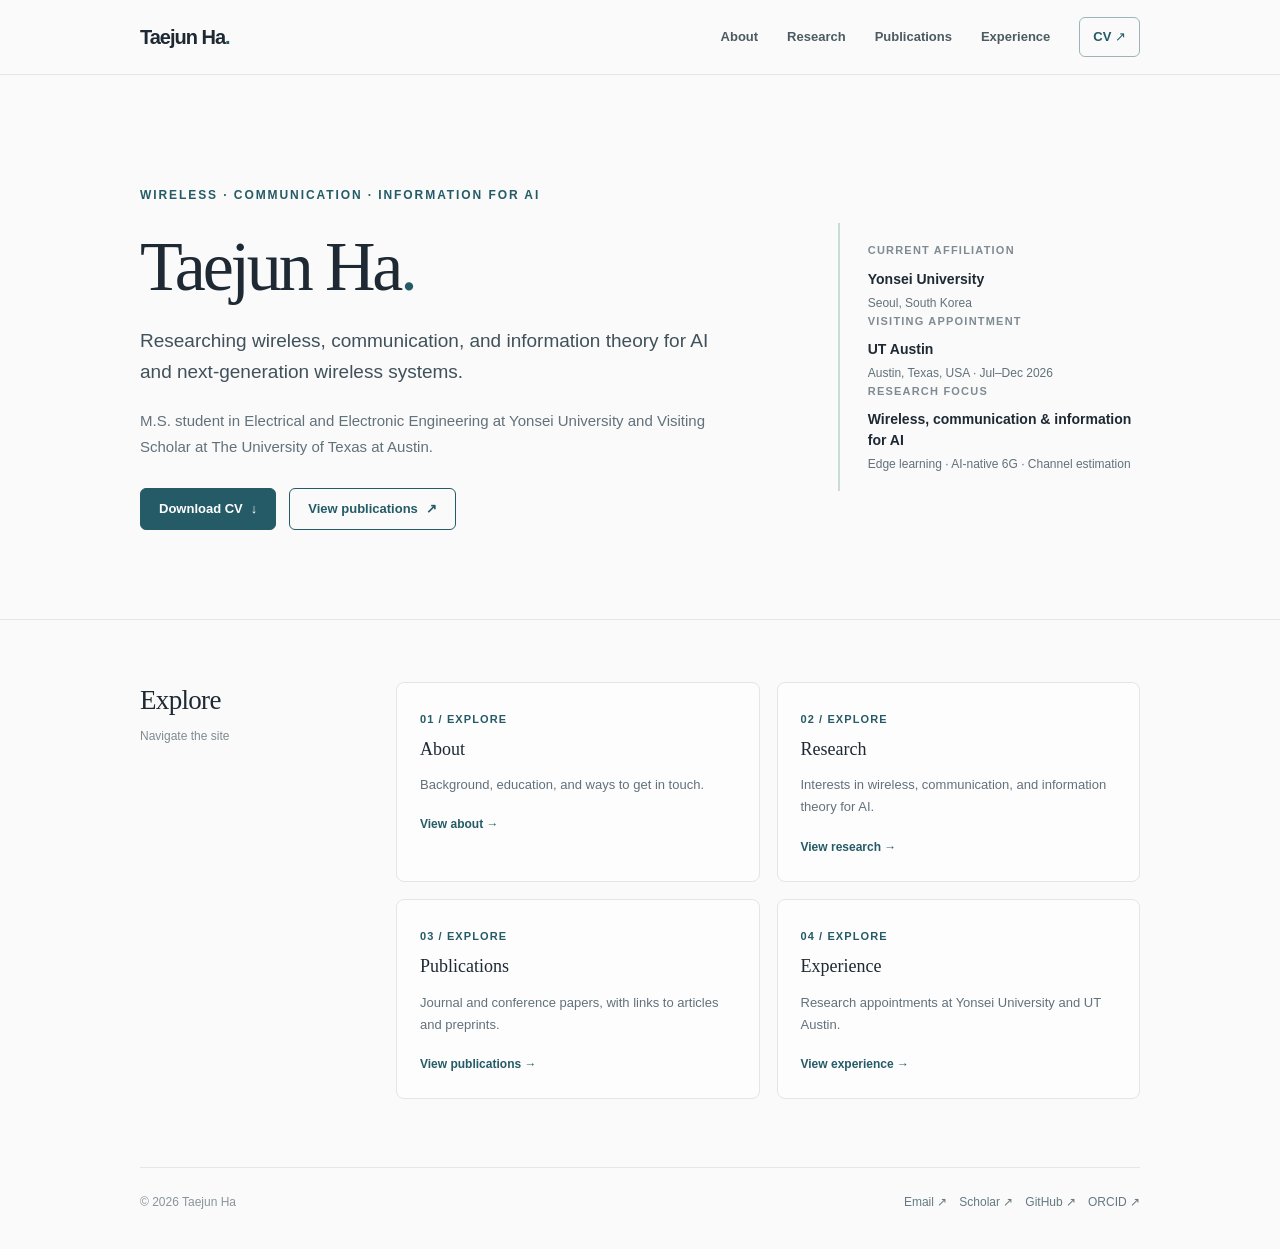
<file: index.html>
<!doctype html>
<html lang="en">
<head>
  <meta charset="utf-8">
  <meta name="viewport" content="width=device-width, initial-scale=1">
  <meta name="description" content="Academic homepage of Taejun Ha: research, publications, experience and CV.">
  <meta name="theme-color" content="#f9faf9">
  <title>Home | Taejun Ha</title>
  <link rel="canonical" href="https://tj-ha.github.io/">
  <link rel="icon" type="image/svg+xml" href="favicon.svg">
  <link rel="stylesheet" href="style.css">
</head>
<body>
  <a class="skip-link" href="#main">Skip to content</a>
  <header class="site-header">
    <div class="container header-inner">
      <a class="brand" href="index.html" aria-label="Taejun Ha homepage">Taejun Ha<span>.</span></a>
      <nav class="nav-links" aria-label="Main navigation">
        <a href="about.html">About</a>
        <a href="research.html">Research</a>
        <a href="publications.html">Publications</a>
        <a href="experience.html">Experience</a>
        <a class="header-cv" href="assets/Taejun_Ha_CV_public.pdf" target="_blank" rel="noopener noreferrer">CV ↗</a>
      </nav>
    </div>
  </header>
  <main id="main">
<section class="hero container" id="top" aria-labelledby="hero-title">
      <div>
        <p class="eyebrow">Wireless · Communication · Information for AI</p>
        <h1 id="hero-title">Taejun Ha<span style="color:var(--accent)">.</span></h1>
        <p class="lead">Researching wireless, communication, and information theory for AI and next-generation wireless systems.</p>
        <p class="hero-desc">M.S. student in Electrical and Electronic Engineering at Yonsei University and Visiting Scholar at The University of Texas at Austin.</p>
        <div class="actions">
          <a class="btn btn-main" href="assets/Taejun_Ha_CV_public.pdf" download="Taejun_Ha_CV.pdf">Download CV <span aria-hidden="true">↓</span></a>
          <a class="btn btn-light" href="publications.html">View publications <span aria-hidden="true">↗</span></a>
        </div>
      </div>
      <aside class="hero-aside" aria-label="Academic details">
        <div>
          <p class="aside-label">Current affiliation</p>
          <p class="aside-value">Yonsei University<span class="aside-sub">Seoul, South Korea</span></p>
        </div>
        <div>
          <p class="aside-label">Visiting appointment</p>
          <p class="aside-value">UT Austin<span class="aside-sub">Austin, Texas, USA · Jul–Dec 2026</span></p>
        </div>
        <div>
          <p class="aside-label">Research focus</p>
          <p class="aside-value">Wireless, communication &amp; information for AI<span class="aside-sub">Edge learning · AI-native 6G · Channel estimation</span></p>
        </div>
      </aside>
    </section>
<section class="section" id="explore" aria-labelledby="explore-heading">
    <div class="container section-head">
      <div><h2 class="section-title" id="explore-heading">Explore</h2><p class="section-sub">Navigate the site</p></div>
      <div class="section-body">
        <div class="explore-grid">
          <article class="feature-card">
            <a href="about.html">
              <span class="feature-index">01 / EXPLORE</span>
              <h3>About</h3>
              <p>Background, education, and ways to get in touch.</p>
              <span class="feature-action">View about →</span>
            </a>
          </article>
          <article class="feature-card">
            <a href="research.html">
              <span class="feature-index">02 / EXPLORE</span>
              <h3>Research</h3>
              <p>Interests in wireless, communication, and information theory for AI.</p>
              <span class="feature-action">View research →</span>
            </a>
          </article>
          <article class="feature-card">
            <a href="publications.html">
              <span class="feature-index">03 / EXPLORE</span>
              <h3>Publications</h3>
              <p>Journal and conference papers, with links to articles and preprints.</p>
              <span class="feature-action">View publications →</span>
            </a>
          </article>
          <article class="feature-card">
            <a href="experience.html">
              <span class="feature-index">04 / EXPLORE</span>
              <h3>Experience</h3>
              <p>Research appointments at Yonsei University and UT Austin.</p>
              <span class="feature-action">View experience →</span>
            </a>
          </article>
        </div>
      </div>
    </div>
  </section>
  </main>
  <footer class="container footer">
    <span>© 2026 Taejun Ha</span>
    <span><a href="mailto:tjha@yonsei.ac.kr">Email ↗</a><a href="https://scholar.google.com/citations?user=SCbCRH0AAAAJ" target="_blank" rel="noopener noreferrer">Scholar ↗</a><a href="https://github.com/TaeJun1999" target="_blank" rel="noopener noreferrer">GitHub ↗</a><a href="https://orcid.org/0009-0004-8856-996X" target="_blank" rel="noopener noreferrer">ORCID ↗</a></span>
  </footer>
</body>
</html>
</file>
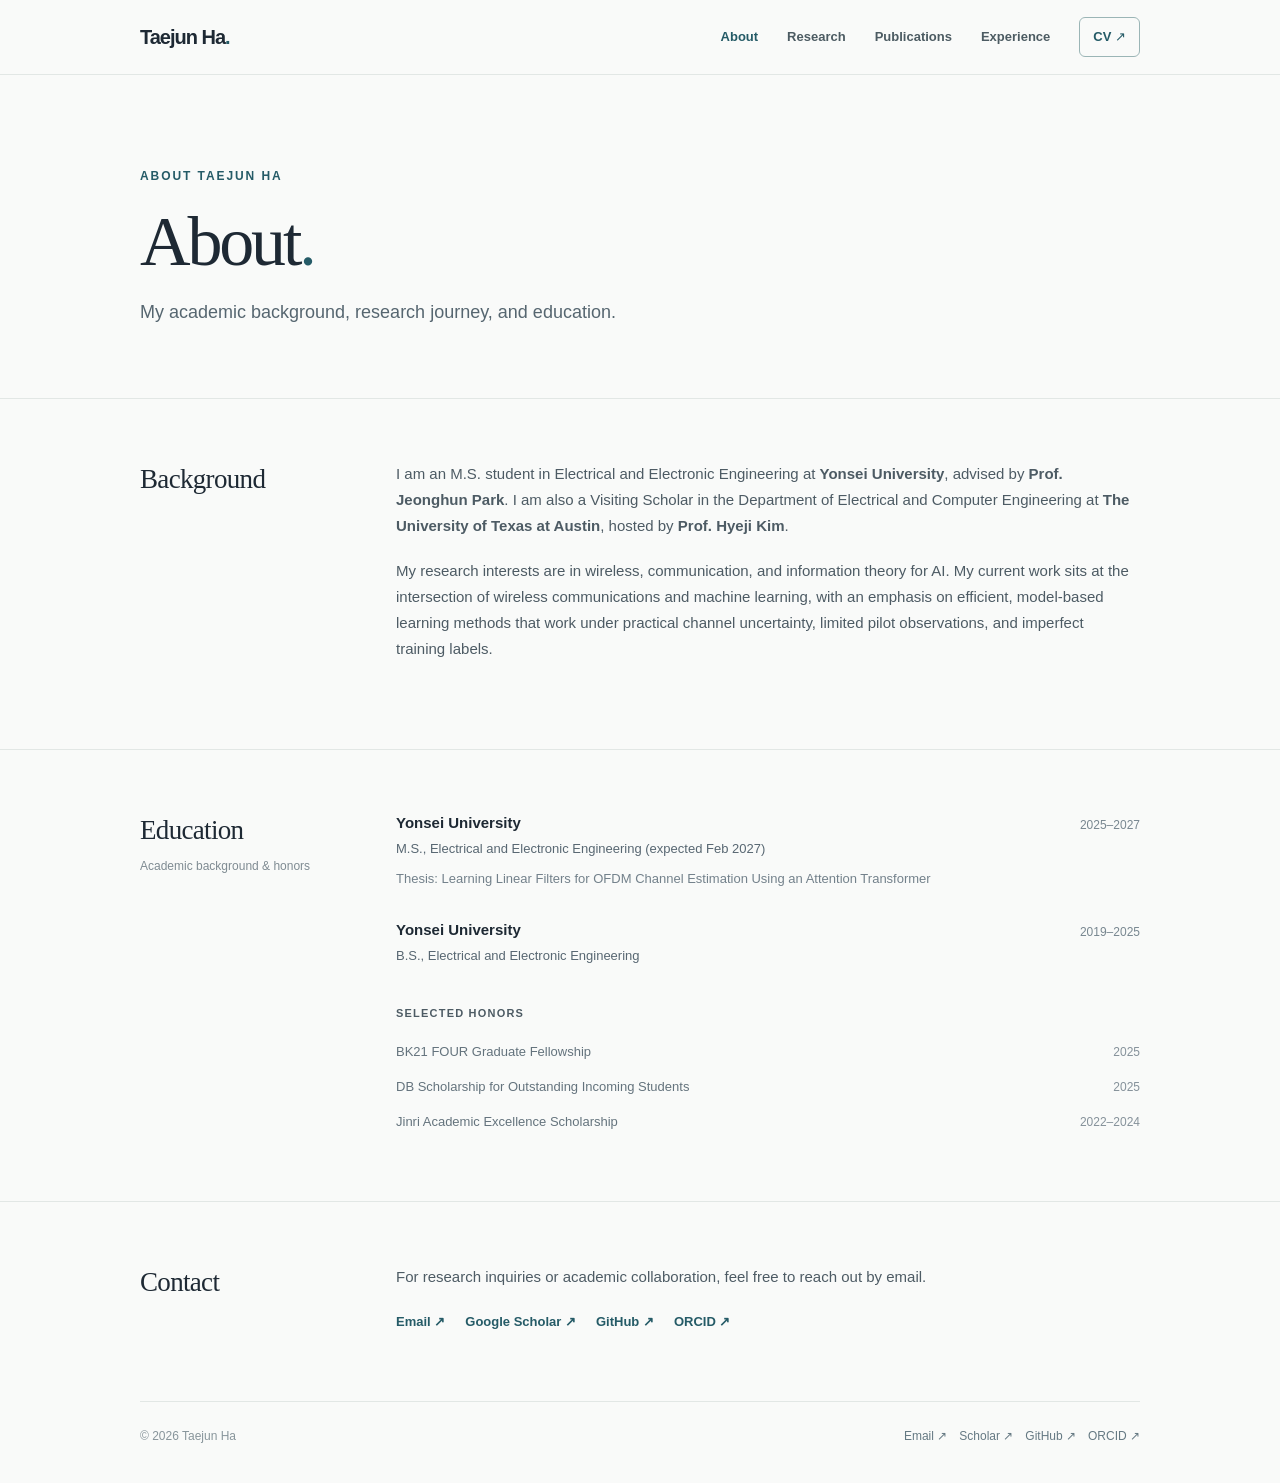
<file: about.html>
<!doctype html>
<html lang="en">
<head>
  <meta charset="utf-8">
  <meta name="viewport" content="width=device-width, initial-scale=1">
  <meta name="description" content="Biography, academic background, education and contact details for Taejun Ha.">
  <meta name="theme-color" content="#f9faf9">
  <title>About | Taejun Ha</title>
  <link rel="canonical" href="https://tj-ha.github.io/about.html">
  <link rel="icon" type="image/svg+xml" href="favicon.svg">
  <link rel="stylesheet" href="style.css">
</head>
<body>
  <a class="skip-link" href="#main">Skip to content</a>
  <header class="site-header">
    <div class="container header-inner">
      <a class="brand" href="index.html" aria-label="Taejun Ha homepage">Taejun Ha<span>.</span></a>
      <nav class="nav-links" aria-label="Main navigation">
        <a href="about.html" aria-current="page">About</a>
        <a href="research.html">Research</a>
        <a href="publications.html">Publications</a>
        <a href="experience.html">Experience</a>
        <a class="header-cv" href="assets/Taejun_Ha_CV_public.pdf" target="_blank" rel="noopener noreferrer">CV ↗</a>
      </nav>
    </div>
  </header>
  <main id="main">
<section class="page-hero container" aria-labelledby="page-title">
    <p class="eyebrow">About Taejun Ha</p>
    <h1 id="page-title">About<span style="color:var(--accent)">.</span></h1>
    <p class="page-lead">My academic background, research journey, and education.</p>
    
  </section>
<section class="section" id="about" aria-labelledby="about-heading">
      <div class="container section-head">
        <div><h2 class="section-title" id="about-heading">Background</h2></div>
        <div class="section-body">
          <p>I am an M.S. student in Electrical and Electronic Engineering at <strong>Yonsei University</strong>, advised by <strong>Prof. Jeonghun Park</strong>. I am also a Visiting Scholar in the Department of Electrical and Computer Engineering at <strong>The University of Texas at Austin</strong>, hosted by <strong>Prof. Hyeji Kim</strong>.</p>
          <p>My research interests are in wireless, communication, and information theory for AI. My current work sits at the intersection of wireless communications and machine learning, with an emphasis on efficient, model-based learning methods that work under practical channel uncertainty, limited pilot observations, and imperfect training labels.</p>
        </div>
      </div>
    </section>
<section class="section" id="education" aria-labelledby="education-heading">
      <div class="container section-head">
        <div><h2 class="section-title" id="education-heading">Education</h2><p class="section-sub">Academic background &amp; honors</p></div>
        <div class="section-body">
          <div class="timeline">
            <div class="timeline-item">
              <div>
                <h3>Yonsei University</h3>
                <p class="role">M.S., Electrical and Electronic Engineering (expected Feb 2027)</p>
                <p class="detail">Thesis: Learning Linear Filters for OFDM Channel Estimation Using an Attention Transformer</p>
              </div>
              <time>2025–2027</time>
            </div>
            <div class="timeline-item">
              <div>
                <h3>Yonsei University</h3>
                <p class="role">B.S., Electrical and Electronic Engineering</p>
              </div>
              <time>2019–2025</time>
            </div>
          </div>
          <p class="inner-heading">Selected Honors</p>
          <div class="mini-list">
            <div class="mini-list-item"><span>BK21 FOUR Graduate Fellowship</span><time>2025</time></div>
            <div class="mini-list-item"><span>DB Scholarship for Outstanding Incoming Students</span><time>2025</time></div>
            <div class="mini-list-item"><span>Jinri Academic Excellence Scholarship</span><time>2022–2024</time></div>
          </div>
        </div>
      </div>
    </section>
<section class="section" id="contact" aria-labelledby="contact-heading">
      <div class="container section-head">
        <div><h2 class="section-title" id="contact-heading">Contact</h2></div>
        <div class="section-body">
          <p>For research inquiries or academic collaboration, feel free to reach out by email.</p>
          <div class="contact-line">
            <a href="mailto:tjha@yonsei.ac.kr">Email ↗</a>
            <a href="https://scholar.google.com/citations?user=SCbCRH0AAAAJ" target="_blank" rel="noopener noreferrer">Google Scholar ↗</a>
            <a href="https://github.com/TaeJun1999" target="_blank" rel="noopener noreferrer">GitHub ↗</a>
            <a href="https://orcid.org/0009-0004-8856-996X" target="_blank" rel="noopener noreferrer">ORCID ↗</a>
          </div>
        </div>
      </div>
    </section>
  </main>
  <footer class="container footer">
    <span>© 2026 Taejun Ha</span>
    <span><a href="mailto:tjha@yonsei.ac.kr">Email ↗</a><a href="https://scholar.google.com/citations?user=SCbCRH0AAAAJ" target="_blank" rel="noopener noreferrer">Scholar ↗</a><a href="https://github.com/TaeJun1999" target="_blank" rel="noopener noreferrer">GitHub ↗</a><a href="https://orcid.org/0009-0004-8856-996X" target="_blank" rel="noopener noreferrer">ORCID ↗</a></span>
  </footer>
</body>
</html>
</file>
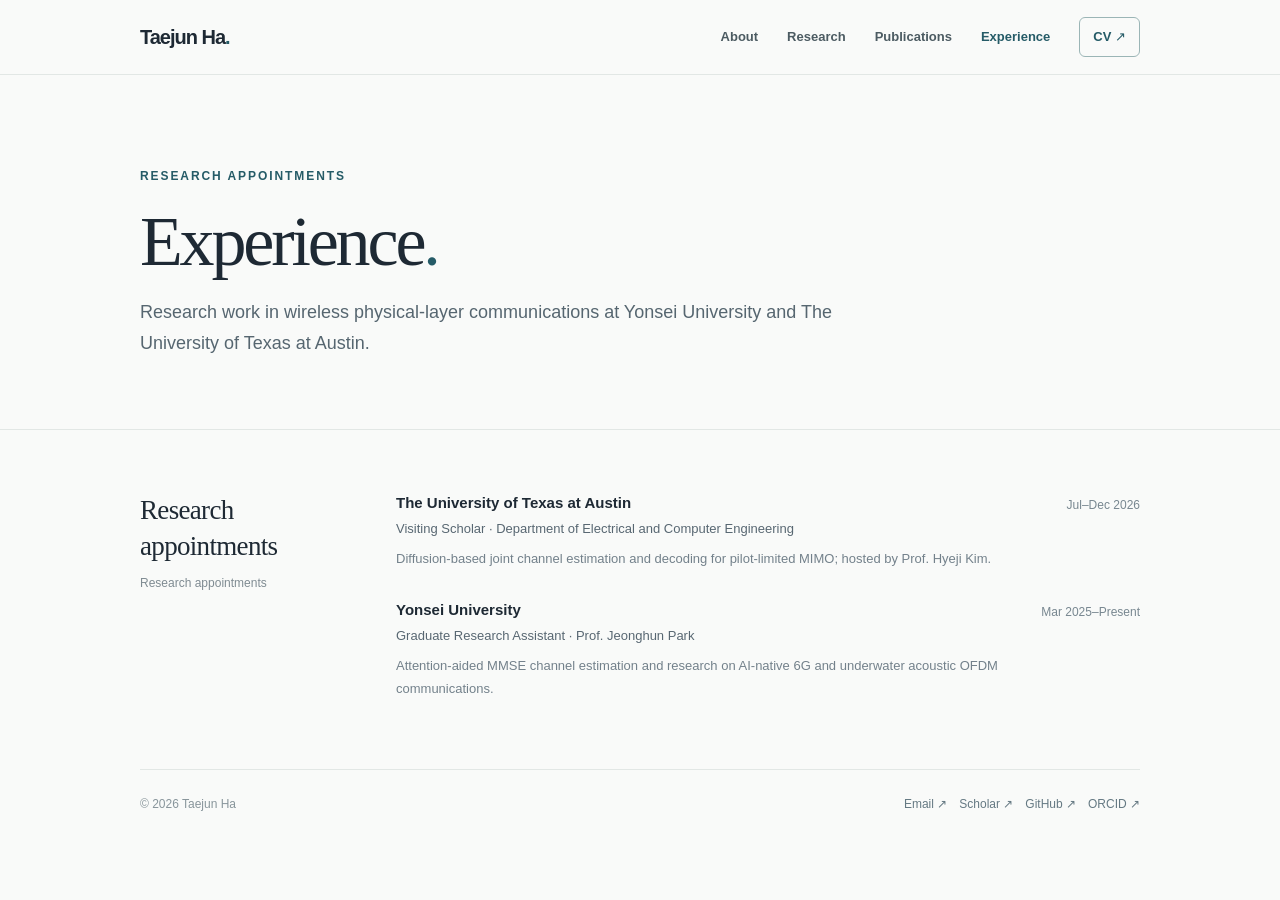
<file: experience.html>
<!doctype html>
<html lang="en">
<head>
  <meta charset="utf-8">
  <meta name="viewport" content="width=device-width, initial-scale=1">
  <meta name="description" content="Research positions at The University of Texas at Austin and Yonsei University.">
  <meta name="theme-color" content="#f9faf9">
  <title>Experience | Taejun Ha</title>
  <link rel="canonical" href="https://tj-ha.github.io/experience.html">
  <link rel="icon" type="image/svg+xml" href="favicon.svg">
  <link rel="stylesheet" href="style.css">
</head>
<body>
  <a class="skip-link" href="#main">Skip to content</a>
  <header class="site-header">
    <div class="container header-inner">
      <a class="brand" href="index.html" aria-label="Taejun Ha homepage">Taejun Ha<span>.</span></a>
      <nav class="nav-links" aria-label="Main navigation">
        <a href="about.html">About</a>
        <a href="research.html">Research</a>
        <a href="publications.html">Publications</a>
        <a href="experience.html" aria-current="page">Experience</a>
        <a class="header-cv" href="assets/Taejun_Ha_CV_public.pdf" target="_blank" rel="noopener noreferrer">CV ↗</a>
      </nav>
    </div>
  </header>
  <main id="main">
<section class="page-hero container" aria-labelledby="page-title">
    <p class="eyebrow">Research appointments</p>
    <h1 id="page-title">Experience<span style="color:var(--accent)">.</span></h1>
    <p class="page-lead">Research work in wireless physical-layer communications at Yonsei University and The University of Texas at Austin.</p>
    
  </section>
<section class="section" id="experience" aria-labelledby="experience-heading">
      <div class="container section-head">
        <div><h2 class="section-title" id="experience-heading">Research appointments</h2><p class="section-sub">Research appointments</p></div>
        <div class="section-body timeline">
          <div class="timeline-item">
            <div>
              <h3>The University of Texas at Austin</h3>
              <p class="role">Visiting Scholar · Department of Electrical and Computer Engineering</p>
              <p class="detail">Diffusion-based joint channel estimation and decoding for pilot-limited MIMO; hosted by Prof. Hyeji Kim.</p>
            </div>
            <time>Jul–Dec 2026</time>
          </div>
          <div class="timeline-item">
            <div>
              <h3>Yonsei University</h3>
              <p class="role">Graduate Research Assistant · Prof. Jeonghun Park</p>
              <p class="detail">Attention-aided MMSE channel estimation and research on AI-native 6G and underwater acoustic OFDM communications.</p>
            </div>
            <time>Mar 2025–Present</time>
          </div>
        </div>
      </div>
    </section>
  </main>
  <footer class="container footer">
    <span>© 2026 Taejun Ha</span>
    <span><a href="mailto:tjha@yonsei.ac.kr">Email ↗</a><a href="https://scholar.google.com/citations?user=SCbCRH0AAAAJ" target="_blank" rel="noopener noreferrer">Scholar ↗</a><a href="https://github.com/TaeJun1999" target="_blank" rel="noopener noreferrer">GitHub ↗</a><a href="https://orcid.org/0009-0004-8856-996X" target="_blank" rel="noopener noreferrer">ORCID ↗</a></span>
  </footer>
</body>
</html>
</file>
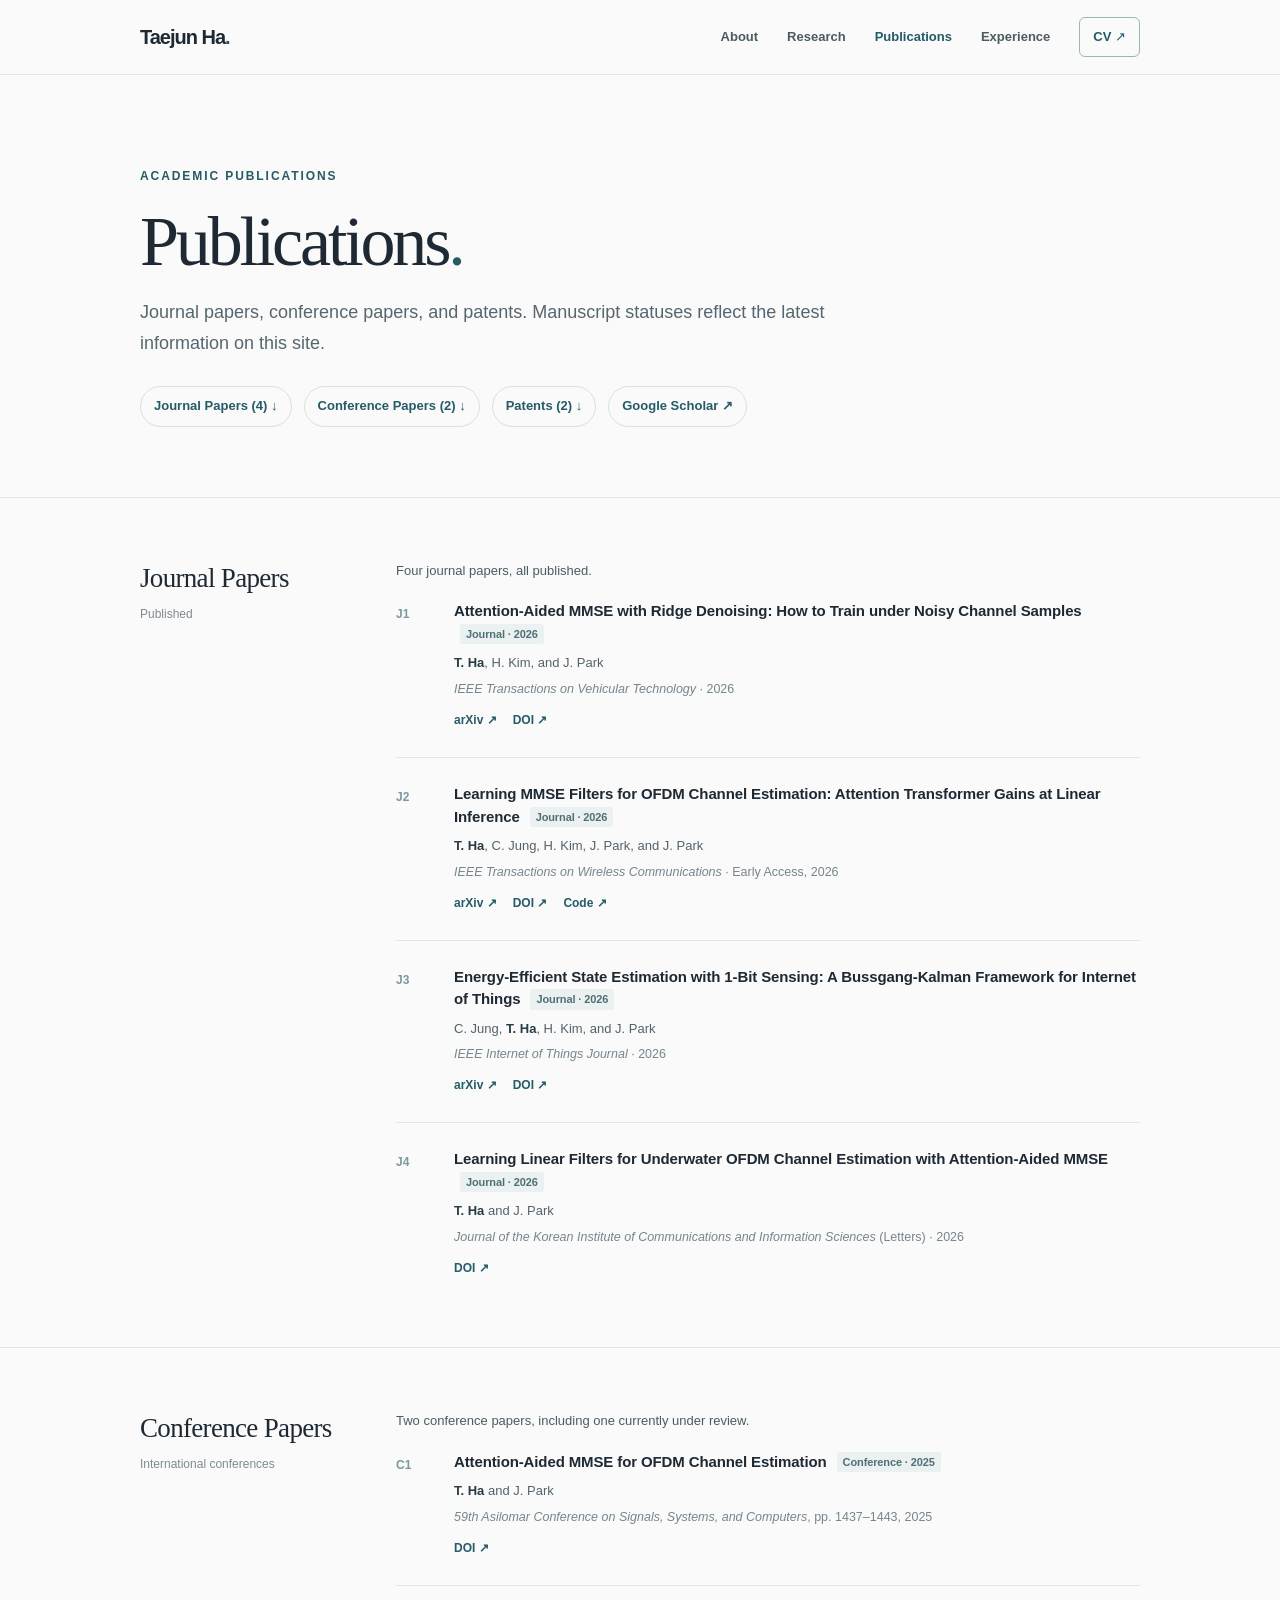
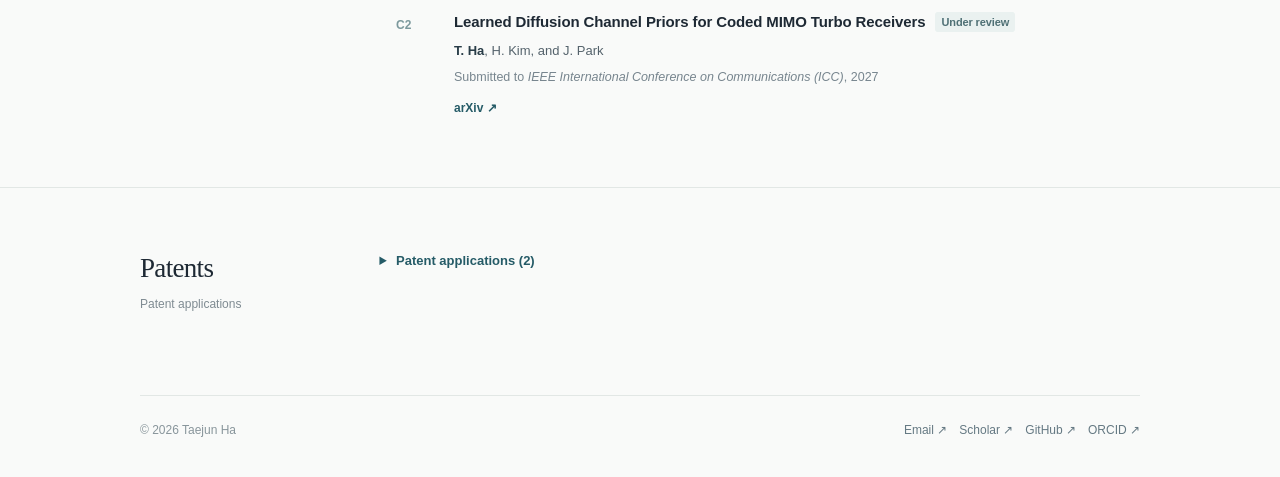
<file: publications.html>
<!doctype html>
<html lang="en">
<head>
  <meta charset="utf-8">
  <meta name="viewport" content="width=device-width, initial-scale=1">
  <meta name="description" content="Journal papers, conference papers, and patents by Taejun Ha.">
  <meta name="theme-color" content="#f9faf9">
  <title>Publications | Taejun Ha</title>
  <link rel="canonical" href="https://tj-ha.github.io/publications.html">
  <link rel="icon" type="image/svg+xml" href="favicon.svg">
  <link rel="stylesheet" href="style.css">
</head>
<body>
  <a class="skip-link" href="#main">Skip to content</a>
  <header class="site-header">
    <div class="container header-inner">
      <a class="brand" href="index.html" aria-label="Taejun Ha homepage">Taejun Ha<span>.</span></a>
      <nav class="nav-links" aria-label="Main navigation">
        <a href="about.html">About</a>
        <a href="research.html">Research</a>
        <a href="publications.html" aria-current="page">Publications</a>
        <a href="experience.html">Experience</a>
        <a class="header-cv" href="assets/Taejun_Ha_CV_public.pdf" target="_blank" rel="noopener noreferrer">CV ↗</a>
      </nav>
    </div>
  </header>
  <main id="main">
<section class="page-hero container" aria-labelledby="page-title">
    <p class="eyebrow">Academic publications</p>
    <h1 id="page-title">Publications<span style="color:var(--accent)">.</span></h1>
    <p class="page-lead">Journal papers, conference papers, and patents. Manuscript statuses reflect the latest information on this site.</p>
    <nav class="pub-jump" aria-label="Publication categories">
      <a href="#journals">Journal Papers (4) ↓</a>
      <a href="#conferences">Conference Papers (2) ↓</a>
      <a href="#patents">Patents (2) ↓</a>
      <a href="https://scholar.google.com/citations?user=SCbCRH0AAAAJ" target="_blank" rel="noopener noreferrer">Google Scholar ↗</a>
    </nav>
  </section>
<section class="section" id="journals" aria-labelledby="journals-heading">
    <div class="container section-head">
      <div><h2 class="section-title" id="journals-heading">Journal Papers</h2><p class="section-sub">Published</p></div>
      <div class="section-body">
        <p class="pub-category-note">Four journal papers, all published.</p>
        <ol class="pub-list">
<li class="pub">
              <span class="pub-num">J1</span>
              <div>
                <p class="pub-title">Attention-Aided MMSE with Ridge Denoising: How to Train under Noisy Channel Samples <span class="pill">Journal · 2026</span></p>
                <p class="pub-authors"><strong>T. Ha</strong>, H. Kim, and J. Park</p>
                <p class="pub-meta"><em>IEEE Transactions on Vehicular Technology</em> · 2026</p>
                <div class="pub-links"><a href="https://arxiv.org/abs/2608.15945" target="_blank" rel="noopener noreferrer">arXiv ↗</a> <a href="https://doi.org/10.1109/TVT.2026.3741785" target="_blank" rel="noopener noreferrer">DOI ↗</a></div>
              </div>
            </li>
<li class="pub">
              <span class="pub-num">J2</span>
              <div>
                <p class="pub-title">Learning MMSE Filters for OFDM Channel Estimation: Attention Transformer Gains at Linear Inference <span class="pill">Journal · 2026</span></p>
                <p class="pub-authors"><strong>T. Ha</strong>, C. Jung, H. Kim, J. Park, and J. Park</p>
                <p class="pub-meta"><em>IEEE Transactions on Wireless Communications</em> · Early Access, 2026</p>
                <div class="pub-links"><a href="https://arxiv.org/abs/2506.00452" target="_blank" rel="noopener noreferrer">arXiv ↗</a> <a href="https://doi.org/10.1109/TWC.2026.3756966" target="_blank" rel="noopener noreferrer">DOI ↗</a> <a href="https://github.com/TaeJun1999/Attention-aided-MMSE" target="_blank" rel="noopener noreferrer">Code ↗</a></div>
              </div>
            </li>
<li class="pub">
              <span class="pub-num">J3</span>
              <div>
                <p class="pub-title">Energy-Efficient State Estimation with 1-Bit Sensing: A Bussgang-Kalman Framework for Internet of Things <span class="pill">Journal · 2026</span></p>
                <p class="pub-authors">C. Jung, <strong>T. Ha</strong>, H. Kim, and J. Park</p>
                <p class="pub-meta"><em>IEEE Internet of Things Journal</em> · 2026</p>
                <div class="pub-links"><a href="https://arxiv.org/abs/2507.17284" target="_blank" rel="noopener noreferrer">arXiv ↗</a> <a href="https://doi.org/10.1109/JIOT.2026.3725672" target="_blank" rel="noopener noreferrer">DOI ↗</a></div>
              </div>
            </li>
<li class="pub">
              <span class="pub-num">J4</span>
              <div>
                <p class="pub-title">Learning Linear Filters for Underwater OFDM Channel Estimation with Attention-Aided MMSE <span class="pill">Journal · 2026</span></p>
                <p class="pub-authors"><strong>T. Ha</strong> and J. Park</p>
                <p class="pub-meta"><em>Journal of the Korean Institute of Communications and Information Sciences</em> (Letters) · 2026</p>
                <div class="pub-links"><a href="https://doi.org/10.7840/kics.2026.51.1.121" target="_blank" rel="noopener noreferrer">DOI ↗</a></div>
              </div>
            </li>
        </ol>
      </div>
    </div>
  </section>
<section class="section" id="conferences" aria-labelledby="conferences-heading">
    <div class="container section-head">
      <div><h2 class="section-title" id="conferences-heading">Conference Papers</h2><p class="section-sub">International conferences</p></div>
      <div class="section-body">
        <p class="pub-category-note">Two conference papers, including one currently under review.</p>
        <ol class="pub-list">
<li class="pub">
              <span class="pub-num">C1</span>
              <div>
                <p class="pub-title">Attention-Aided MMSE for OFDM Channel Estimation <span class="pill">Conference · 2025</span></p>
                <p class="pub-authors"><strong>T. Ha</strong> and J. Park</p>
                <p class="pub-meta"><em>59th Asilomar Conference on Signals, Systems, and Computers</em>, pp. 1437–1443, 2025</p>
                <div class="pub-links"><a href="https://doi.org/10.1109/IEEECONF67917.2025.11443463" target="_blank" rel="noopener noreferrer">DOI ↗</a></div>
              </div>
            </li>
<li class="pub">
              <span class="pub-num">C2</span>
              <div>
                <p class="pub-title">Learned Diffusion Channel Priors for Coded MIMO Turbo Receivers <span class="pill">Under review</span></p>
                <p class="pub-authors"><strong>T. Ha</strong>, H. Kim, and J. Park</p>
                <p class="pub-meta">Submitted to <em>IEEE International Conference on Communications (ICC)</em>, 2027</p>
                <div class="pub-links"><a href="https://arxiv.org/abs/2611.02486" target="_blank" rel="noopener noreferrer">arXiv ↗</a></div>
              </div>
            </li>
        </ol>
      </div>
    </div>
  </section>
<section class="section" id="patents" aria-labelledby="patents-heading">
    <div class="container section-head">
      <div><h2 class="section-title" id="patents-heading">Patents</h2><p class="section-sub">Patent applications</p></div>
      <div class="section-body">
        <div class="patent-panel">
<details class="patents">
            <summary>Patent applications (2)</summary>
            <ol class="patent-list">
              <li><strong>Channel Estimation System and Method Using A-MMSE in OFDM Systems.</strong> J. Park and T. Ha. Korean Patent Application No. 10-2025-0083228; filed June 24, 2025. Pending.</li>
              <li><strong>Method and Apparatus for Channel Estimation Using an Adaptive Channel-Estimation Filter.</strong> J. Park and T. Ha. Korean Patent Application No. 10-2026-0127455; filed July 10, 2026. Pending.</li>
            </ol>
          </details>
        </div>
      </div>
    </div>
  </section>
  </main>
  <footer class="container footer">
    <span>© 2026 Taejun Ha</span>
    <span><a href="mailto:tjha@yonsei.ac.kr">Email ↗</a><a href="https://scholar.google.com/citations?user=SCbCRH0AAAAJ" target="_blank" rel="noopener noreferrer">Scholar ↗</a><a href="https://github.com/TaeJun1999" target="_blank" rel="noopener noreferrer">GitHub ↗</a><a href="https://orcid.org/0009-0004-8856-996X" target="_blank" rel="noopener noreferrer">ORCID ↗</a></span>
  </footer>
</body>
</html>
</file>
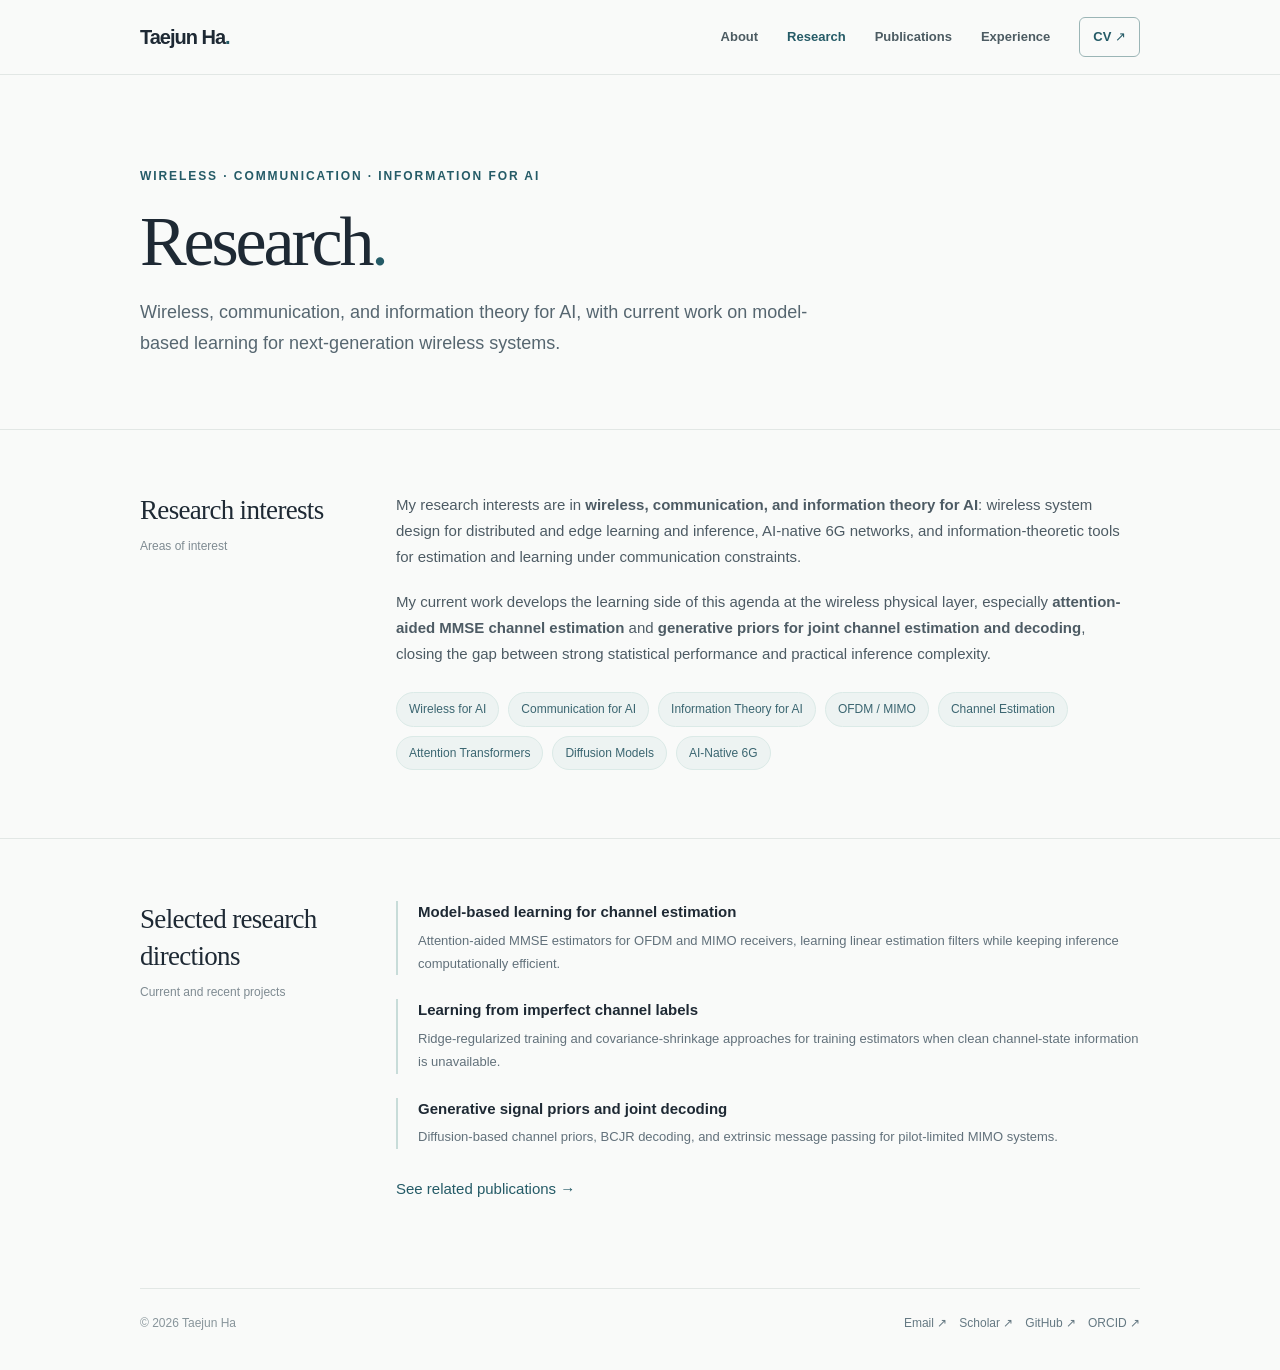
<file: research.html>
<!doctype html>
<html lang="en">
<head>
  <meta charset="utf-8">
  <meta name="viewport" content="width=device-width, initial-scale=1">
  <meta name="description" content="Research interests in wireless, communication and information theory for AI: edge and distributed learning, AI-native 6G, channel estimation, attention transformers and diffusion models.">
  <meta name="theme-color" content="#f9faf9">
  <title>Research | Taejun Ha</title>
  <link rel="canonical" href="https://tj-ha.github.io/research.html">
  <link rel="icon" type="image/svg+xml" href="favicon.svg">
  <link rel="stylesheet" href="style.css">
</head>
<body>
  <a class="skip-link" href="#main">Skip to content</a>
  <header class="site-header">
    <div class="container header-inner">
      <a class="brand" href="index.html" aria-label="Taejun Ha homepage">Taejun Ha<span>.</span></a>
      <nav class="nav-links" aria-label="Main navigation">
        <a href="about.html">About</a>
        <a href="research.html" aria-current="page">Research</a>
        <a href="publications.html">Publications</a>
        <a href="experience.html">Experience</a>
        <a class="header-cv" href="assets/Taejun_Ha_CV_public.pdf" target="_blank" rel="noopener noreferrer">CV ↗</a>
      </nav>
    </div>
  </header>
  <main id="main">
<section class="page-hero container" aria-labelledby="page-title">
    <p class="eyebrow">Wireless · Communication · Information for AI</p>
    <h1 id="page-title">Research<span style="color:var(--accent)">.</span></h1>
    <p class="page-lead">Wireless, communication, and information theory for AI, with current work on model-based learning for next-generation wireless systems.</p>
    
  </section>
<section class="section" id="research" aria-labelledby="research-heading">
      <div class="container section-head">
        <div><h2 class="section-title" id="research-heading">Research interests</h2><p class="section-sub">Areas of interest</p></div>
        <div class="section-body">
          <p>My research interests are in <strong>wireless, communication, and information theory for AI</strong>: wireless system design for distributed and edge learning and inference, AI-native 6G networks, and information-theoretic tools for estimation and learning under communication constraints.</p>
          <p>My current work develops the learning side of this agenda at the wireless physical layer, especially <strong>attention-aided MMSE channel estimation</strong> and <strong>generative priors for joint channel estimation and decoding</strong>, closing the gap between strong statistical performance and practical inference complexity.</p>
          <div class="tags" aria-label="Research keywords">
            <span class="tag">Wireless for AI</span>
            <span class="tag">Communication for AI</span>
            <span class="tag">Information Theory for AI</span>
            <span class="tag">OFDM / MIMO</span>
            <span class="tag">Channel Estimation</span>
            <span class="tag">Attention Transformers</span>
            <span class="tag">Diffusion Models</span>
            <span class="tag">AI-Native 6G</span>
          </div>
        </div>
      </div>
    </section>
<section class="section" id="directions" aria-labelledby="directions-heading">
    <div class="container section-head">
      <div><h2 class="section-title" id="directions-heading">Selected research directions</h2><p class="section-sub">Current and recent projects</p></div>
      <div class="section-body">
        <div class="research-focus-list">
          <article>
            <h3>Model-based learning for channel estimation</h3>
            <p>Attention-aided MMSE estimators for OFDM and MIMO receivers, learning linear estimation filters while keeping inference computationally efficient.</p>
          </article>
          <article>
            <h3>Learning from imperfect channel labels</h3>
            <p>Ridge-regularized training and covariance-shrinkage approaches for training estimators when clean channel-state information is unavailable.</p>
          </article>
          <article>
            <h3>Generative signal priors and joint decoding</h3>
            <p>Diffusion-based channel priors, BCJR decoding, and extrinsic message passing for pilot-limited MIMO systems.</p>
          </article>
        </div>
        <p style="margin-top:27px"><a href="publications.html">See related publications →</a></p>
      </div>
    </div>
  </section>
  </main>
  <footer class="container footer">
    <span>© 2026 Taejun Ha</span>
    <span><a href="mailto:tjha@yonsei.ac.kr">Email ↗</a><a href="https://scholar.google.com/citations?user=SCbCRH0AAAAJ" target="_blank" rel="noopener noreferrer">Scholar ↗</a><a href="https://github.com/TaeJun1999" target="_blank" rel="noopener noreferrer">GitHub ↗</a><a href="https://orcid.org/0009-0004-8856-996X" target="_blank" rel="noopener noreferrer">ORCID ↗</a></span>
  </footer>
</body>
</html>
</file>
<file: style.css>
:root {
      --bg: #f9faf9;
      --white: #ffffff;
      --ink: #1e2934;
      --muted: #62717b;
      --soft: #7f8b92;
      --accent: #255b67;
      --accent-dark: #18434c;
      --line: #e2e7e5;
      --tag: #edf3f2;
      --max: 1000px;
    }
    *, *::before, *::after { box-sizing: border-box; }
    html { scroll-behavior: smooth; scroll-padding-top: 105px; }
    body { margin: 0; background: var(--bg); color: var(--ink); font-family: -apple-system, BlinkMacSystemFont, "Segoe UI", Arial, sans-serif; font-size: 15px; line-height: 1.75; -webkit-font-smoothing: antialiased; }
    a { color: var(--accent); text-decoration: none; }
    a:hover { color: var(--accent-dark); text-decoration: underline; text-underline-offset: 3px; }
    a:focus-visible, summary:focus-visible { outline: 3px solid #76adb4; outline-offset: 4px; border-radius: 3px; }
    ::selection { color: var(--ink); background: #c8e2e0; }
    .skip-link { position: absolute; left: 12px; top: -80px; background: white; padding: 8px 12px; z-index: 11; }
    .skip-link:focus { top: 9px; }
    .container { width: min(calc(100% - 64px), var(--max)); margin: 0 auto; }
    .site-header { background: rgba(249, 250, 249, .95); border-bottom: 1px solid var(--line); position: sticky; top: 0; z-index: 10; backdrop-filter: blur(12px); }
    .header-inner { display: flex; justify-content: space-between; align-items: center; gap: 20px; min-height: 74px; }
    .brand { font-weight: 740; letter-spacing: -.05em; color: var(--ink); font-size: 20px; white-space: nowrap; }
    .brand span { color: var(--accent); }
    .brand:hover { color: var(--ink); text-decoration: none; }
    .nav-links { display: flex; align-items: center; gap: 29px; white-space: nowrap; }
    .nav-links a { color: #4c5b62; font-size: 13px; font-weight: 570; }
    .nav-links a:hover { color: var(--accent); }
    .header-cv { border: 1px solid #9bb5b6; border-radius: 6px; padding: 8px 13px; color: var(--accent) !important; }
    .hero { display: grid; grid-template-columns: minmax(0, 1.35fr) minmax(275px, .65fr); gap: 70px; padding-top: 110px; padding-bottom: 89px; }
    .eyebrow { color: var(--accent); font-size: 12px; text-transform: uppercase; letter-spacing: .16em; font-weight: 760; margin: 0 0 22px; }
    h1, h2, h3, p { margin-top: 0; }
    h1 { font-family: Georgia, "Times New Roman", serif; font-size: clamp(48px, 6vw, 70px); font-weight: 500; line-height: 1.1; letter-spacing: -.045em; margin-bottom: 21px; }
    .lead { color: #41515b; font-size: 19px; line-height: 1.62; font-weight: 390; max-width: 575px; margin-bottom: 20px; }
    .hero-desc { color: var(--muted); max-width: 570px; font-size: 15px; margin-bottom: 28px; }
    .actions { display: flex; gap: 13px; flex-wrap: wrap; align-items: center; }
    .btn { display: inline-flex; justify-content: center; align-items: center; gap: 8px; padding: 12px 18px; border: 1px solid var(--accent); border-radius: 6px; font-size: 13px; line-height: 1.2; font-weight: 700; transition: background .15s, color .15s, transform .15s; }
    .btn:hover { text-decoration: none; transform: translateY(-1px); }
    .btn-main { background: var(--accent); color: white; }
    .btn-main:hover { background: var(--accent-dark); color: white; }
    .btn-light { color: var(--accent); background: transparent; }
    .btn-light:hover { background: #eaf1f0; }
    .hero-aside { align-self: center; border-left: 2px solid #c8dcd9; padding: 18px 0 18px 28px; }
    .aside-label { font-size: 11px; font-weight: 740; text-transform: uppercase; color: var(--soft); letter-spacing: .11em; margin-bottom: 8px; }
    .aside-value { font-weight: 650; line-height: 1.5; margin: 0 0 25px; font-size: 14px; }
    .aside-value:last-child { margin-bottom: 0; }
    .aside-sub { display: block; color: var(--muted); font-size: 12px; font-weight: 400; margin-top: 4px; }
    .section { border-top: 1px solid var(--line); padding: 62px 0 68px; }
    .section-head { display: grid; grid-template-columns: 220px 1fr; gap: 36px; }
    .section-title { margin: 0; font-family: Georgia, "Times New Roman", serif; font-size: 27px; font-weight: 500; letter-spacing: -.025em; line-height: 1.35; }
    .section-sub { font-size: 12px; color: var(--soft); line-height: 1.6; margin-top: 9px; }
    .section-body { min-width: 0; }
    .section-body > p { max-width: 735px; color: #4d5b64; margin-bottom: 18px; }
    .tags { display: flex; flex-wrap: wrap; gap: 9px; margin-top: 25px; }
    .tag { background: var(--tag); color: #3b6671; font-size: 12px; border: 1px solid #dbeae7; border-radius: 50px; line-height: 1.2; padding: 9px 12px; }
    .section-note { color: var(--muted); font-size: 13px; margin-bottom: 25px; }
    .pub-list { list-style: none; padding: 0; margin: 0; }
    .pub { display: grid; grid-template-columns: 44px minmax(0, 1fr); gap: 14px; padding: 0 0 26px; margin-bottom: 25px; border-bottom: 1px solid var(--line); }
    .pub:last-child { margin-bottom: 0; padding-bottom: 0; border-bottom: 0; }
    .pub-num { font-size: 12px; font-weight: 720; color: #7c999d; padding-top: 4px; }
    .pub-title { font-weight: 740; font-size: 15px; line-height: 1.5; margin: 0 0 7px; letter-spacing: -.008em; }
    .pub-authors { color: #54626b; font-size: 13px; margin: 0 0 4px; }
    .pub-authors strong { color: #293d48; }
    .pub-meta { color: #77858e; font-size: 12.5px; margin: 0; }
    .pub-meta em { font-style: italic; }
    .pub-links { margin-top: 9px; display: flex; gap: 16px; flex-wrap: wrap; }
    .pub-links a { font-size: 12px; font-weight: 730; }
    .pill { color: #4f7075; background: #eaf1f0; border-radius: 3px; padding: 2px 6px; font-size: 11px; display: inline-block; margin-left: 6px; vertical-align: 1px; font-weight: 650; white-space: nowrap; }
    details.patents { margin-top: 34px; padding-top: 23px; border-top: 1px solid var(--line); }
    details.patents summary { cursor: pointer; font-size: 13px; font-weight: 720; color: var(--accent); list-style-position: outside; }
    .patent-list { padding: 16px 0 0 18px; color: #51606a; margin: 0; font-size: 13px; }
    .patent-list li { margin-bottom: 14px; padding-left: 3px; }
    .timeline { display: grid; gap: 28px; }
    .timeline-item { display: grid; grid-template-columns: minmax(0, 1fr) 125px; gap: 16px; }
    .timeline-item h3 { font-size: 15px; line-height: 1.5; margin: 0 0 4px; }
    .timeline-item .role { font-size: 13px; color: #586772; margin-bottom: 7px; }
    .timeline-item .detail { margin: 0; color: #73818b; font-size: 13px; }
    .timeline-item time { font-size: 12px; color: #788790; justify-self: end; padding-top: 3px; text-align: right; }
    .inner-heading { color: #5e717b; font-size: 11px; font-weight: 760; letter-spacing: .11em; text-transform: uppercase; margin: 29px 0 16px; }
    .mini-list { display: grid; gap: 12px; }
    .mini-list-item { display: flex; gap: 15px; justify-content: space-between; align-items: baseline; font-size: 13px; }
    .mini-list-item span { color: #64737d; }
    .mini-list-item time { color: #85919a; font-size: 12px; flex-shrink: 0; }
    .contact-line { display: flex; flex-wrap: wrap; gap: 11px 20px; margin-top: 20px; }
    .contact-line a { font-size: 13px; font-weight: 670; }
    .footer { border-top: 1px solid var(--line); padding: 24px 0 36px; display: flex; justify-content: space-between; gap: 20px; flex-wrap: wrap; color: #88959b; font-size: 12px; }
    @media (max-width: 860px) {
      .nav-links { gap: 15px; }
      .nav-links a { font-size: 12px; }
      .hero { gap: 37px; grid-template-columns: minmax(0, 1.3fr) minmax(240px, .7fr); }
      .section-head { grid-template-columns: 175px minmax(0, 1fr); gap: 28px; }
    }
    @media (max-width: 700px) {
      .container { width: min(calc(100% - 40px), var(--max)); }
      .header-inner { flex-wrap: wrap; gap: 4px; padding: 15px 0 12px; }
      .nav-links { width: 100%; justify-content: space-between; gap: 10px; overflow-x: auto; padding: 7px 0 0; }
      .nav-links a { font-size: 11.5px; }
      .header-cv { padding: 5px 8px; }
      .hero { display: block; padding-top: 66px; padding-bottom: 57px; }
      .hero-aside { margin-top: 44px; border-left-width: 2px; display: grid; grid-template-columns: 1fr 1fr; gap: 12px; }
      .aside-value { margin-bottom: 13px; }
      .hero-desc { font-size: 14px; }
      .section { padding: 43px 0 48px; }
      .section-head { display: block; }
      .section-title { margin-bottom: 9px; }
      .section-sub { margin: 0 0 24px; }
      .pub { grid-template-columns: 35px 1fr; gap: 7px; }
      .timeline-item { grid-template-columns: minmax(0,1fr); gap: 3px; }
      .timeline-item time { justify-self: start; order: -1; margin-bottom: 2px; }
    }
    @media (max-width: 360px) {
      .hero-aside { grid-template-columns: 1fr; }
      .nav-links { gap: 14px; justify-content: flex-start; }
    }
    @media (prefers-reduced-motion: reduce) { html { scroll-behavior: auto; } .btn { transition: none; } }
    @media print {
      .site-header, .actions, .footer, .skip-link { display: none; }
      html { scroll-padding-top: 0; }
      body { background: white; font-size: 11pt; }
      .container { width: 100%; }
      .hero { padding: 15pt 0 20pt; }
      .section { padding: 18pt 0; }
      .pub, .timeline-item { break-inside: avoid; }
    }
    /* Shared multi-page layout */
    .nav-links a[aria-current="page"] { color: var(--accent); font-weight: 760; }
    .page-hero { padding: 91px 0 70px; }
    .page-hero .eyebrow { margin-bottom: 16px; }
    .page-hero h1 { margin-bottom: 17px; }
    .page-lead { max-width: 710px; color: #566670; font-size: 18px; line-height: 1.72; margin: 0; }
    .page-actions { display: flex; flex-wrap: wrap; gap: 12px; margin-top: 25px; }
    .page-actions a { display: inline-flex; align-items: center; color: var(--accent); font-size: 13px; font-weight: 700; padding: 8px 13px; border: 1px solid #c9dcda; border-radius: 6px; }
    .page-actions a:hover { background: #edf3f2; text-decoration: none; }
    .explore-grid { display: grid; grid-template-columns: repeat(2, minmax(0, 1fr)); gap: 17px; }
    .feature-card { background: rgba(255,255,255,.65); border: 1px solid var(--line); border-radius: 8px; transition: border-color .2s, transform .2s; }
    .feature-card:hover { border-color: #93b7b4; transform: translateY(-2px); }
    .feature-card a { display: block; padding: 22px 23px; color: inherit; text-decoration: none; }
    .feature-card h3 { font-size: 18px; font-family: Georgia,"Times New Roman",serif; font-weight: 500; margin: 3px 0 9px; }
    .feature-card p { color: var(--muted); font-size: 13px; line-height: 1.7; margin-bottom: 14px; }
    .feature-index { font-size: 11px; color: var(--accent); font-weight: 750; letter-spacing: .1em; }
    .feature-action { color: var(--accent); font-size: 12px; font-weight: 750; }
    .research-focus-list { display: grid; gap: 24px; }
    .research-focus-list article { border-left: 2px solid #c8dcd9; padding-left: 20px; }
    .research-focus-list h3 { font-size: 15px; line-height: 1.5; margin-bottom: 5px; }
    .research-focus-list p { font-size: 13px; line-height: 1.8; color: var(--muted); margin: 0; }
    .pub-category-note { margin: 0 0 24px; color: var(--muted); font-size: 13px; }
    .pub-jump { display: flex; flex-wrap: wrap; gap: 12px; margin-top: 27px; }
    .pub-jump a { border: 1px solid #d5e4e0; border-radius: 50px; padding: 8px 13px; color: var(--accent); font-size: 13px; font-weight: 700; }
    .pub-jump a:hover { background: #e9f1ee; text-decoration: none; }
    .patent-panel details.patents { margin-top: 0; padding-top: 0; border-top: 0; }
    .footer a { color: #657983; font-size: 12px; margin-left: 12px; }
    @media (max-width: 700px) {
      .page-hero { padding: 61px 0 44px; }
      .page-lead { font-size: 16px; }
      .explore-grid { grid-template-columns: 1fr; }
      .feature-card a { padding: 20px; }
      .footer a { margin: 0 11px 0 0; }
    }
    @media print { .page-hero { padding: 20pt 0; } .feature-card { break-inside: avoid; } }
</file>
